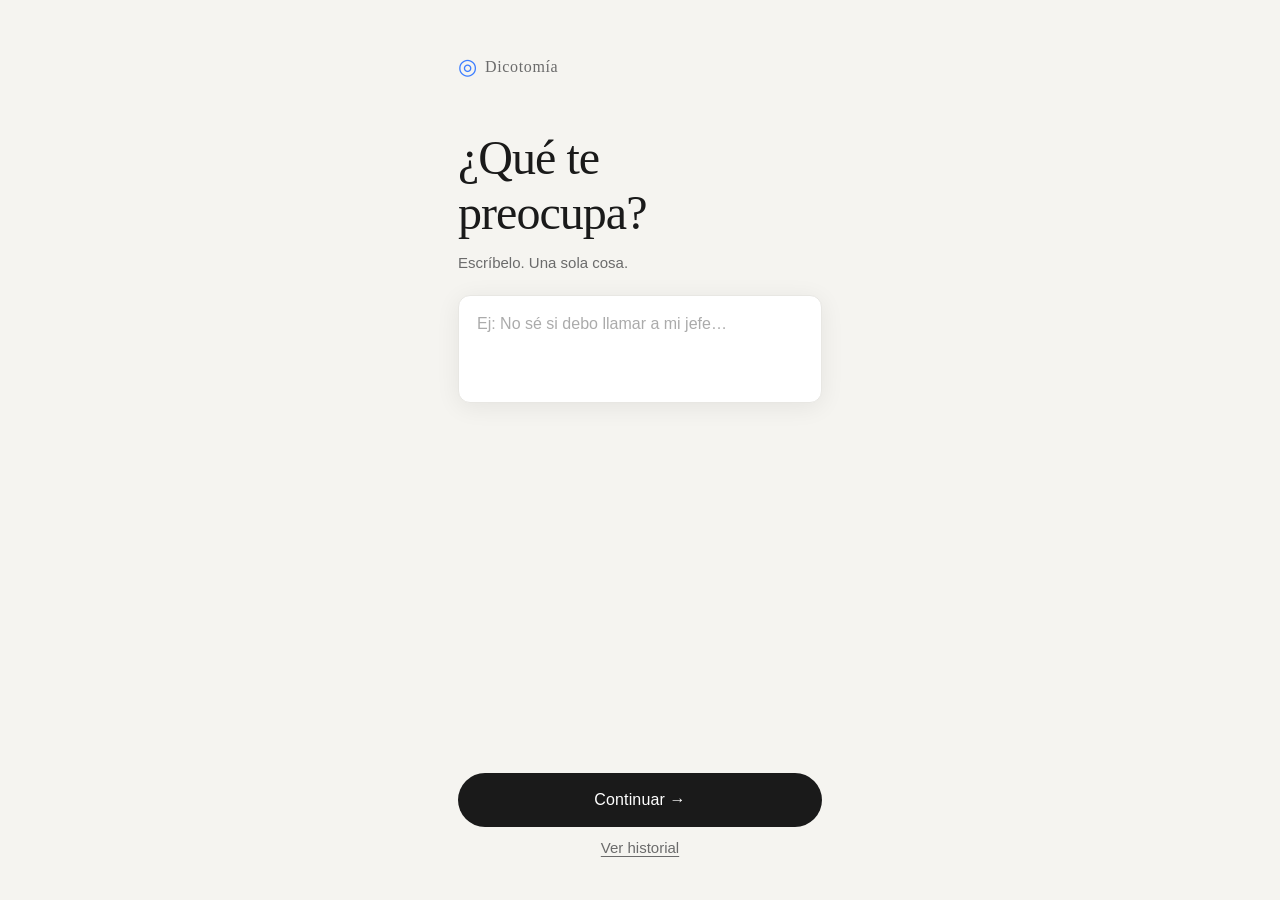
<file: index.html>
<!DOCTYPE html>
<html lang="es">
<head>
  <meta charset="UTF-8" />
  <meta name="viewport" content="width=device-width, initial-scale=1.0, viewport-fit=cover" />
  <meta name="theme-color" content="#F5F4F0" />
  <meta name="apple-mobile-web-app-capable" content="yes" />
  <meta name="apple-mobile-web-app-status-bar-style" content="default" />
  <meta name="apple-mobile-web-app-title" content="Dicotomía" />
  <meta name="description" content="Si no depende de ti, suéltalo. Si depende de ti, agéndalo." />

  <link rel="manifest" href="manifest.json" />
  <link rel="apple-touch-icon" href="icons/icon-192.png" />
  <link rel="stylesheet" href="styles.css" />
  <title>Dicotomía de Control</title>
</head>
<body>

  <!-- ── SCREEN: INICIO ─────────────────────────────────── -->
  <div class="screen active" id="screen-inicio">
    <div class="screen-inner">
      <header class="logo-area">
        <span class="logo-symbol">◎</span>
        <span class="logo-text">Dicotomía</span>
      </header>
      <div class="content">
        <h1 class="headline">¿Qué te<br>preocupa?</h1>
        <p class="sub">Escríbelo. Una sola cosa.</p>
        <textarea
          id="problema-input"
          class="input-area"
          placeholder="Ej: No sé si debo llamar a mi jefe…"
          maxlength="200"
          rows="3"
        ></textarea>
        <button class="btn-primary" id="btn-continuar">Continuar →</button>
      </div>
      <button class="btn-ghost" id="btn-ver-historial">Ver historial</button>
    </div>
  </div>

  <!-- ── SCREEN: DECISIÓN ──────────────────────────────── -->
  <div class="screen" id="screen-decision">
    <div class="screen-inner">
      <button class="btn-back" id="back-decision">← Volver</button>
      <div class="content">
        <p class="problema-preview" id="decision-preview"></p>
        <h1 class="headline">¿Depende<br>de ti?</h1>
        <div class="btn-duo">
          <button class="btn-choice btn-no" id="btn-no">No</button>
          <button class="btn-choice btn-si" id="btn-si">Sí</button>
        </div>
      </div>
    </div>
  </div>

  <!-- ── SCREEN: SOLTAR ────────────────────────────────── -->
  <div class="screen" id="screen-soltar">
    <div class="screen-inner">
      <button class="btn-back" id="back-soltar">← Volver</button>
      <div class="content content-center">
        <div class="release-icon">🍃</div>
        <h1 class="headline-sm">Entonces no gastes<br>energía en ello.</h1>
        <p class="frase-calmante" id="frase-calmante"></p>
        <button class="btn-primary btn-release" id="btn-soltar">Soltar y continuar</button>
      </div>
    </div>
  </div>

  <!-- ── SCREEN: ACCIÓN ────────────────────────────────── -->
  <div class="screen" id="screen-accion">
    <div class="screen-inner">
      <button class="btn-back" id="back-accion">← Volver</button>
      <div class="content">
        <h1 class="headline">¿Cuál es la<br>acción inmediata?</h1>
        <div class="micros" id="micros">
          <button class="micro-btn" data-text="Llamar a ">📞 Llamar</button>
          <button class="micro-btn" data-text="Enviar mensaje a ">💬 Mensaje</button>
          <button class="micro-btn" data-text="Responder email de ">📧 Email</button>
          <button class="micro-btn" data-text="Pedir cita con ">📅 Cita</button>
          <button class="micro-btn" data-text="Hablar con ">🗣 Hablar</button>
        </div>
        <textarea
          id="accion-input"
          class="input-area"
          placeholder="Ej: Llamar a mi jefe y preguntarle directamente"
          maxlength="200"
          rows="3"
        ></textarea>
        <button class="btn-primary" id="btn-agendar-paso1">Agendar esta acción →</button>
      </div>
    </div>
  </div>

  <!-- ── SCREEN: AGENDAR ───────────────────────────────── -->
  <div class="screen" id="screen-agendar">
    <div class="screen-inner">
      <button class="btn-back" id="back-agendar">← Volver</button>
      <div class="content">
        <h1 class="headline">¿Cuándo?</h1>
        <div class="field-group">
          <label class="field-label">Fecha</label>
          <input type="date" class="input-field" id="fecha-input" />
        </div>
        <div class="field-group">
          <label class="field-label">Hora</label>
          <input type="time" class="input-field" id="hora-input" />
        </div>
        <button class="btn-primary" id="btn-agendar-final">Agendar →</button>
      </div>
    </div>
  </div>

  <!-- ── SCREEN: CONFIRMACIÓN ──────────────────────────── -->
  <div class="screen" id="screen-confirmacion">
    <div class="screen-inner">
      <div class="content content-center">
        <div class="check-circle" id="check-circle">✓</div>
        <h1 class="headline-sm" id="confirm-title">Ya está<br>decidido.</h1>
        <p class="confirm-sub" id="confirm-sub"></p>
        <button class="btn-primary" id="btn-reiniciar">Empezar de nuevo</button>
        <button class="btn-ghost" id="btn-historial-desde-confirm">Ver historial</button>
      </div>
    </div>
  </div>

  <!-- ── SCREEN: HISTORIAL ─────────────────────────────── -->
  <div class="screen" id="screen-historial">
    <div class="screen-inner screen-historial-inner">
      <div class="historial-header">
        <button class="btn-back" id="back-historial">← Volver</button>
        <h2 class="historial-title">Historial</h2>
        <button class="btn-limpiar" id="btn-limpiar">Limpiar</button>
      </div>

      <div class="tabs">
        <button class="tab active" data-tab="soltar">Soltado</button>
        <button class="tab" data-tab="accion">En acción</button>
      </div>

      <div class="tab-content active" id="tab-soltar">
        <div class="items-list" id="list-soltar"></div>
        <p class="empty-msg" id="empty-soltar">Nada soltado aún.</p>
      </div>
      <div class="tab-content" id="tab-accion">
        <div class="items-list" id="list-accion"></div>
        <p class="empty-msg" id="empty-accion">Ninguna acción agendada aún.</p>
      </div>
    </div>
  </div>

  <script src="app.js"></script>
</body>
</html>
</file>
<file: styles.css>
/* ── RESET & BASE ────────────────────────────────────── */
*, *::before, *::after { box-sizing: border-box; margin: 0; padding: 0; }

:root {
  --bg:        #F5F4F0;
  --surface:   #FFFFFF;
  --text:      #1A1A1A;
  --text-2:    #6B6B6B;
  --text-3:    #ABABAB;
  --accent:    #3D7EFF;
  --accent-dk: #2563EB;
  --release:   #34C759;
  --border:    #E8E7E3;
  --radius:    20px;
  --radius-sm: 12px;
  --shadow:    0 4px 24px rgba(0,0,0,0.07);
  --font:      'Georgia', 'Times New Roman', serif;
  --font-ui:   -apple-system, 'SF Pro Display', 'Helvetica Neue', sans-serif;
  --safe-bottom: env(safe-area-inset-bottom, 0px);
}

html, body {
  height: 100%;
  background: var(--bg);
  color: var(--text);
  font-family: var(--font-ui);
  -webkit-font-smoothing: antialiased;
  overflow: hidden;
}

/* ── SCREENS ─────────────────────────────────────────── */
.screen {
  position: fixed;
  inset: 0;
  background: var(--bg);
  display: flex;
  flex-direction: column;
  align-items: center;
  opacity: 0;
  pointer-events: none;
  transform: translateY(24px);
  transition: opacity 0.35s cubic-bezier(.4,0,.2,1),
              transform 0.35s cubic-bezier(.4,0,.2,1);
  z-index: 1;
  overflow-y: auto;
  -webkit-overflow-scrolling: touch;
}
.screen.active {
  opacity: 1;
  pointer-events: all;
  transform: translateY(0);
  z-index: 2;
}
.screen.leaving {
  opacity: 0;
  transform: translateY(-16px);
  pointer-events: none;
  z-index: 1;
}

.screen-inner {
  width: 100%;
  max-width: 420px;
  min-height: 100%;
  padding: 56px 28px calc(32px + var(--safe-bottom));
  display: flex;
  flex-direction: column;
}

/* ── LOGO ─────────────────────────────────────────────── */
.logo-area {
  display: flex;
  align-items: center;
  gap: 8px;
  margin-bottom: 52px;
}
.logo-symbol {
  font-size: 22px;
  color: var(--accent);
  line-height: 1;
}
.logo-text {
  font-family: var(--font);
  font-size: 16px;
  letter-spacing: 0.04em;
  color: var(--text-2);
}

/* ── CONTENT ──────────────────────────────────────────── */
.content {
  flex: 1;
  display: flex;
  flex-direction: column;
  gap: 20px;
}
.content-center {
  align-items: center;
  justify-content: center;
  text-align: center;
  gap: 24px;
}

/* ── TYPOGRAPHY ───────────────────────────────────────── */
.headline {
  font-family: var(--font);
  font-size: clamp(36px, 10vw, 48px);
  font-weight: 400;
  line-height: 1.15;
  color: var(--text);
  letter-spacing: -0.02em;
}
.headline-sm {
  font-family: var(--font);
  font-size: clamp(26px, 7vw, 34px);
  font-weight: 400;
  line-height: 1.25;
  color: var(--text);
  letter-spacing: -0.01em;
}
.sub {
  font-size: 15px;
  color: var(--text-2);
  line-height: 1.5;
  margin-top: -8px;
}
.problema-preview {
  font-size: 13px;
  color: var(--text-3);
  text-transform: uppercase;
  letter-spacing: 0.08em;
  padding-bottom: 8px;
  border-bottom: 1px solid var(--border);
  white-space: nowrap;
  overflow: hidden;
  text-overflow: ellipsis;
}

/* ── INPUTS ───────────────────────────────────────────── */
.input-area {
  width: 100%;
  background: var(--surface);
  border: 1.5px solid var(--border);
  border-radius: var(--radius-sm);
  padding: 16px 18px;
  font-family: var(--font-ui);
  font-size: 16px;
  color: var(--text);
  resize: none;
  outline: none;
  transition: border-color 0.2s;
  line-height: 1.55;
  box-shadow: var(--shadow);
}
.input-area:focus { border-color: var(--accent); }
.input-area::placeholder { color: var(--text-3); }

.field-group { display: flex; flex-direction: column; gap: 8px; }
.field-label {
  font-size: 12px;
  text-transform: uppercase;
  letter-spacing: 0.09em;
  color: var(--text-2);
  font-weight: 600;
}
.input-field {
  width: 100%;
  background: var(--surface);
  border: 1.5px solid var(--border);
  border-radius: var(--radius-sm);
  padding: 14px 18px;
  font-family: var(--font-ui);
  font-size: 16px;
  color: var(--text);
  outline: none;
  transition: border-color 0.2s;
  box-shadow: var(--shadow);
  -webkit-appearance: none;
}
.input-field:focus { border-color: var(--accent); }

/* ── BUTTONS ──────────────────────────────────────────── */
.btn-primary {
  width: 100%;
  background: var(--text);
  color: #fff;
  border: none;
  border-radius: 100px;
  padding: 18px 24px;
  font-family: var(--font-ui);
  font-size: 16px;
  font-weight: 500;
  cursor: pointer;
  transition: transform 0.15s, background 0.2s;
  letter-spacing: 0.01em;
  margin-top: auto;
}
.btn-primary:active { transform: scale(0.97); }
.btn-primary.btn-release {
  background: var(--release);
  margin-top: 0;
}

.btn-ghost {
  background: none;
  border: none;
  color: var(--text-2);
  font-family: var(--font-ui);
  font-size: 15px;
  cursor: pointer;
  padding: 12px 0 calc(12px + var(--safe-bottom));
  text-align: center;
  width: 100%;
  transition: color 0.2s;
  text-decoration: underline;
  text-underline-offset: 3px;
}
.btn-ghost:hover { color: var(--text); }

.btn-back {
  background: none;
  border: none;
  color: var(--accent);
  font-family: var(--font-ui);
  font-size: 15px;
  cursor: pointer;
  padding: 0 0 32px;
  text-align: left;
  transition: opacity 0.2s;
  align-self: flex-start;
}
.btn-back:active { opacity: 0.6; }

/* Decisión: Sí / No */
.btn-duo {
  display: grid;
  grid-template-columns: 1fr 1fr;
  gap: 14px;
  margin-top: 12px;
}
.btn-choice {
  border: none;
  border-radius: var(--radius);
  padding: 28px 16px;
  font-family: var(--font);
  font-size: 32px;
  font-weight: 400;
  cursor: pointer;
  transition: transform 0.15s, box-shadow 0.15s;
  box-shadow: var(--shadow);
}
.btn-choice:active { transform: scale(0.95); }
.btn-no {
  background: var(--surface);
  color: var(--text-2);
}
.btn-si {
  background: var(--text);
  color: #fff;
}

/* Microacciones */
.micros {
  display: flex;
  flex-wrap: wrap;
  gap: 8px;
}
.micro-btn {
  background: var(--surface);
  border: 1.5px solid var(--border);
  border-radius: 100px;
  padding: 8px 14px;
  font-size: 13px;
  color: var(--text-2);
  cursor: pointer;
  transition: border-color 0.2s, color 0.2s;
  font-family: var(--font-ui);
}
.micro-btn:active, .micro-btn.selected {
  border-color: var(--accent);
  color: var(--accent);
}

/* ── SOLTAR ───────────────────────────────────────────── */
.release-icon {
  font-size: 56px;
  animation: float 3s ease-in-out infinite;
}
@keyframes float {
  0%, 100% { transform: translateY(0); }
  50%       { transform: translateY(-8px); }
}
.frase-calmante {
  font-family: var(--font);
  font-size: 18px;
  color: var(--text-2);
  line-height: 1.6;
  font-style: italic;
  padding: 20px 24px;
  background: var(--surface);
  border-radius: var(--radius);
  box-shadow: var(--shadow);
}

/* ── CONFIRMACIÓN ─────────────────────────────────────── */
.check-circle {
  width: 72px;
  height: 72px;
  background: var(--text);
  color: #fff;
  border-radius: 50%;
  display: flex;
  align-items: center;
  justify-content: center;
  font-size: 28px;
  animation: pop 0.4s cubic-bezier(.34,1.56,.64,1);
}
@keyframes pop {
  from { transform: scale(0); opacity: 0; }
  to   { transform: scale(1); opacity: 1; }
}
.confirm-sub {
  font-size: 15px;
  color: var(--text-2);
  line-height: 1.6;
  max-width: 260px;
}

/* ── HISTORIAL ────────────────────────────────────────── */
.screen-historial-inner {
  padding-bottom: 40px;
}
.historial-header {
  display: grid;
  grid-template-columns: auto 1fr auto;
  align-items: center;
  gap: 8px;
  margin-bottom: 24px;
}
.historial-header .btn-back { padding: 0; }
.historial-title {
  font-family: var(--font);
  font-size: 20px;
  font-weight: 400;
  text-align: center;
}
.btn-limpiar {
  background: none;
  border: none;
  color: #FF3B30;
  font-size: 14px;
  cursor: pointer;
  font-family: var(--font-ui);
}

.tabs {
  display: flex;
  background: var(--border);
  border-radius: 100px;
  padding: 3px;
  margin-bottom: 20px;
}
.tab {
  flex: 1;
  padding: 10px;
  border: none;
  background: none;
  border-radius: 100px;
  font-size: 14px;
  font-family: var(--font-ui);
  color: var(--text-2);
  cursor: pointer;
  transition: all 0.2s;
  font-weight: 500;
}
.tab.active {
  background: var(--surface);
  color: var(--text);
  box-shadow: 0 2px 8px rgba(0,0,0,0.1);
}

.tab-content { display: none; }
.tab-content.active { display: block; }

.items-list { display: flex; flex-direction: column; gap: 10px; }
.item-card {
  background: var(--surface);
  border-radius: var(--radius-sm);
  padding: 16px;
  box-shadow: var(--shadow);
  display: flex;
  flex-direction: column;
  gap: 6px;
}
.item-problema {
  font-size: 15px;
  color: var(--text);
  font-weight: 500;
  line-height: 1.4;
}
.item-accion {
  font-size: 14px;
  color: var(--text-2);
  line-height: 1.4;
}
.item-meta {
  font-size: 12px;
  color: var(--text-3);
}
.item-footer {
  display: flex;
  align-items: center;
  justify-content: space-between;
  margin-top: 4px;
}
.estado-badge {
  font-size: 11px;
  padding: 3px 10px;
  border-radius: 100px;
  font-weight: 600;
  text-transform: uppercase;
  letter-spacing: 0.06em;
}
.estado-pendiente {
  background: #FFF3CD;
  color: #856404;
}
.estado-hecho {
  background: #D1FAE5;
  color: #065F46;
}
.btn-toggle-estado {
  background: none;
  border: 1.5px solid var(--border);
  border-radius: 100px;
  padding: 5px 12px;
  font-size: 12px;
  color: var(--text-2);
  cursor: pointer;
  font-family: var(--font-ui);
  transition: all 0.2s;
}
.btn-toggle-estado:active { opacity: 0.6; }

.empty-msg {
  text-align: center;
  color: var(--text-3);
  font-size: 15px;
  padding: 48px 0;
  display: none;
}
.empty-msg.visible { display: block; }

/* ── SCROLLBAR ────────────────────────────────────────── */
.screen::-webkit-scrollbar { display: none; }
</file>
